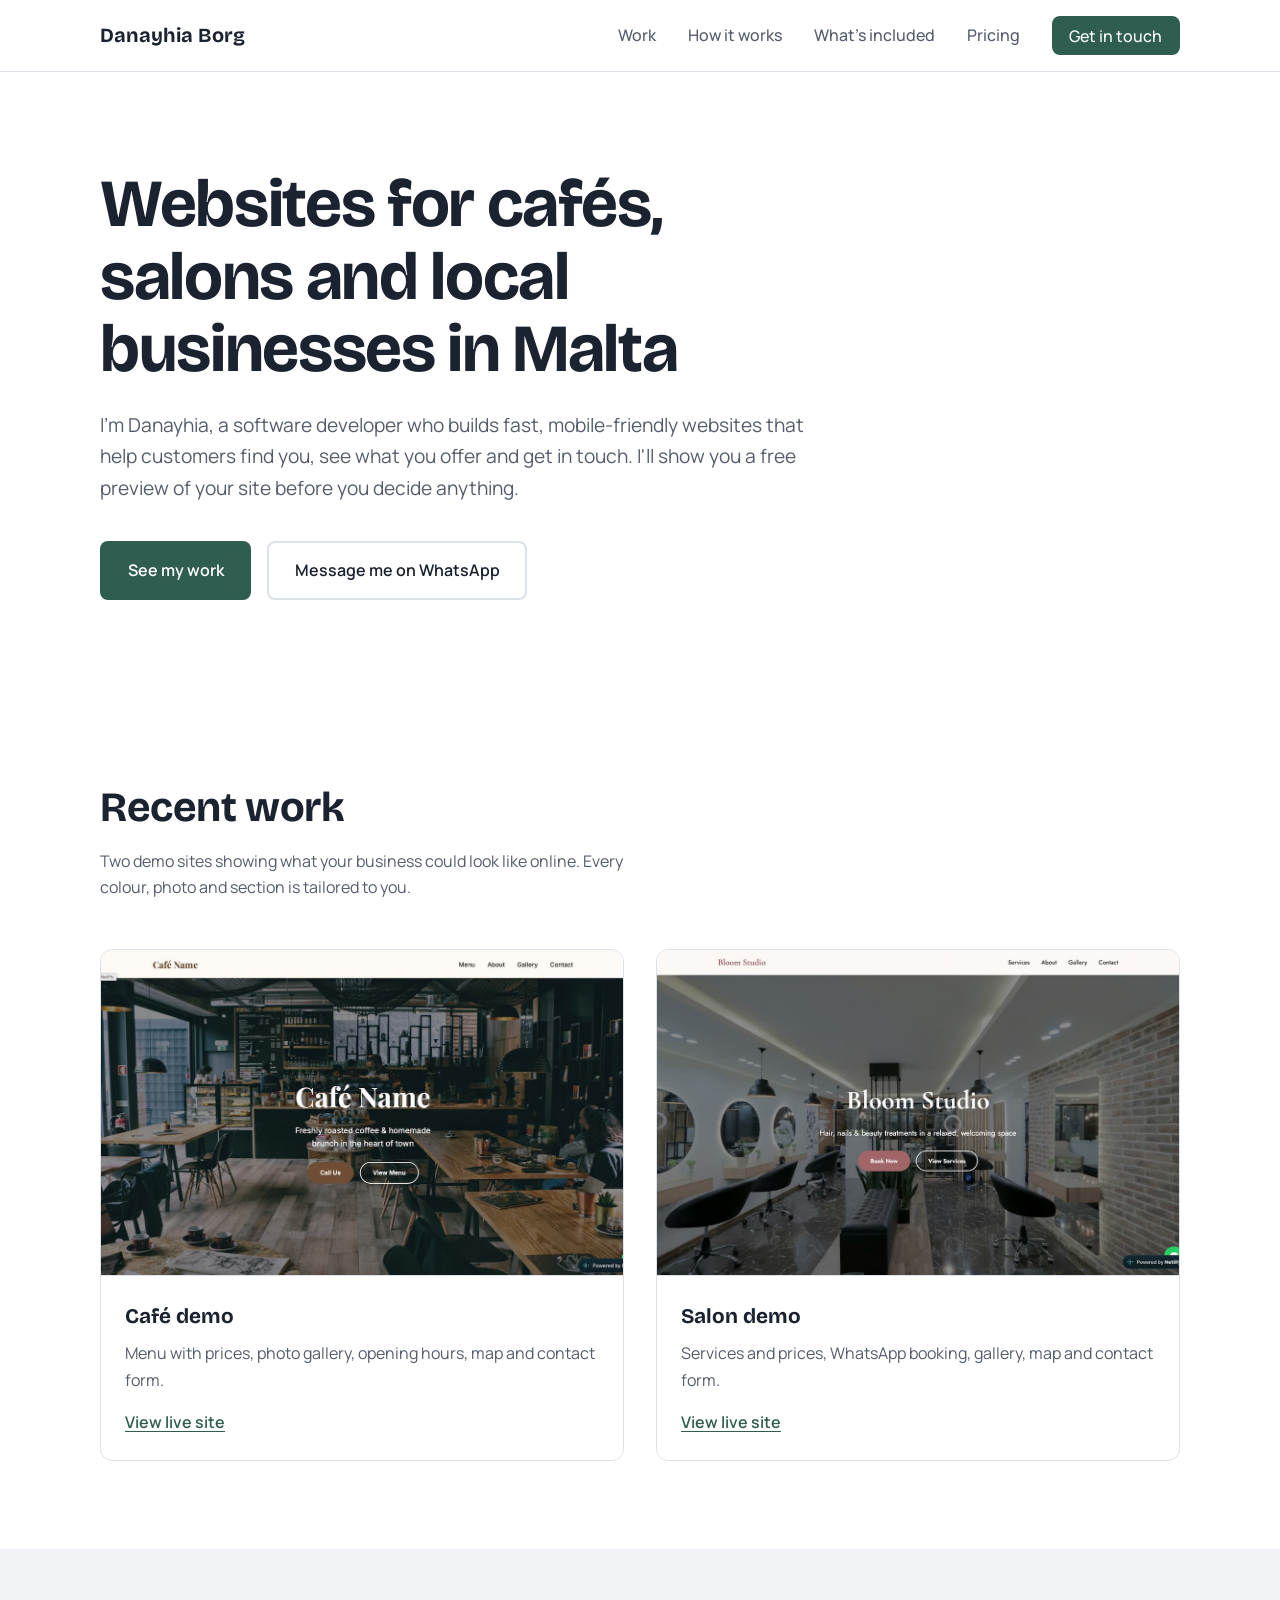
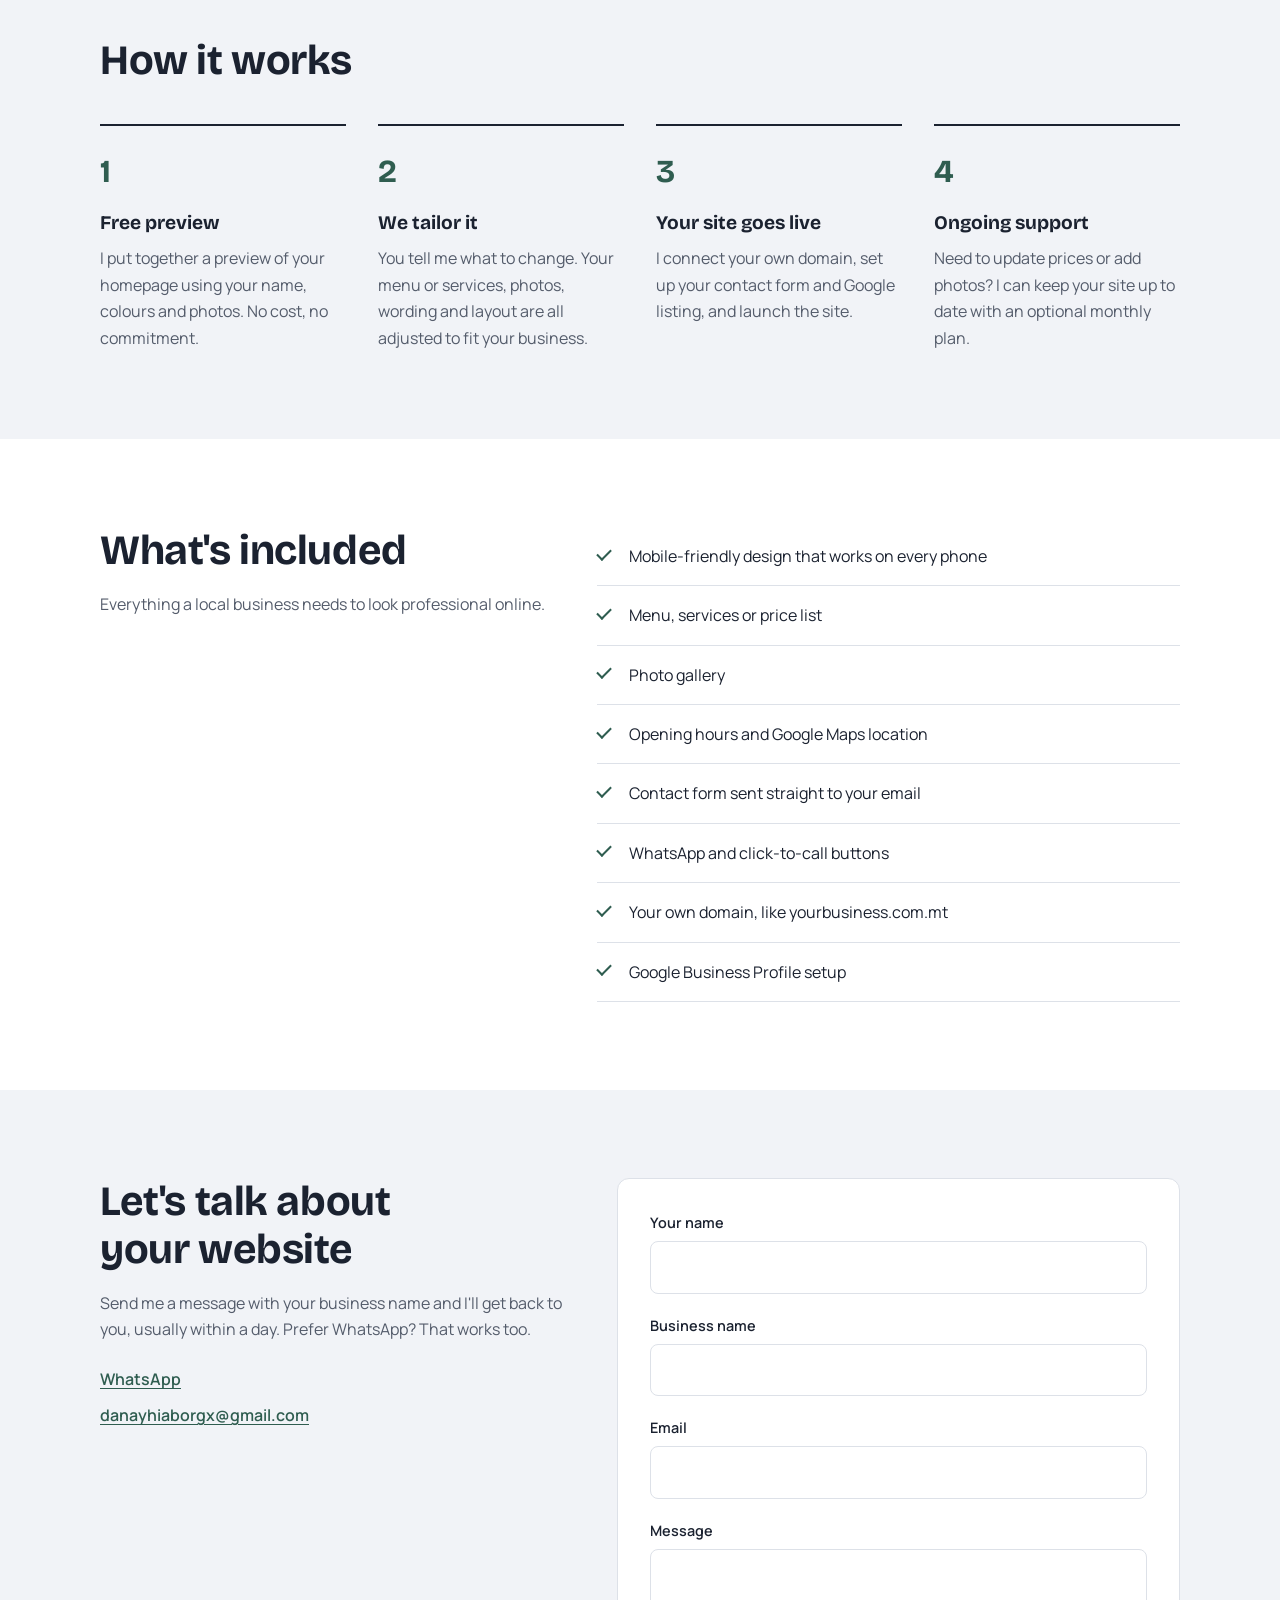
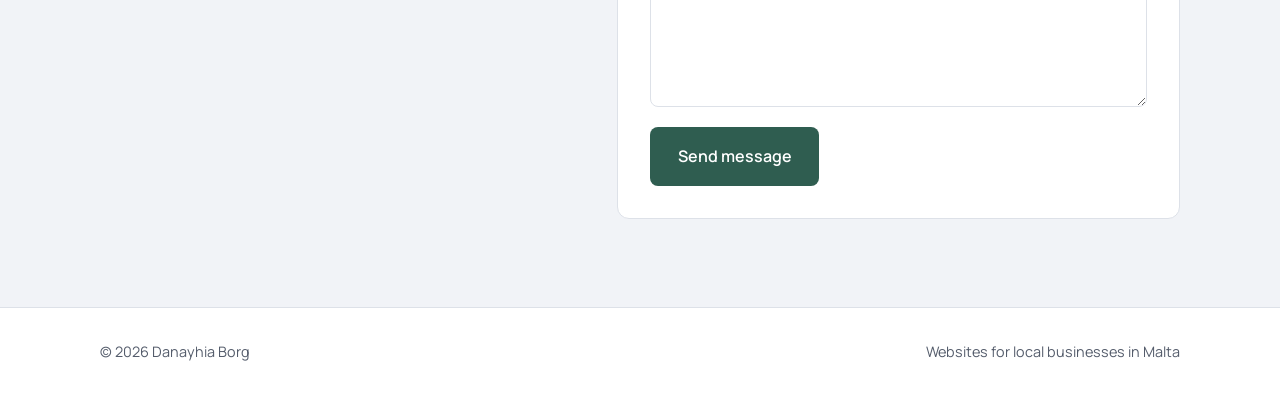
<file: index.html>
<!DOCTYPE html>
<html lang="en">

<head>
    <meta charset="UTF-8">
    <meta name="viewport" content="width=device-width, initial-scale=1.0">
    <title>Danayhia Borg | Websites for Local Businesses in Malta</title>
    <meta name="description" content="I design and build websites for cafés, salons and local businesses in Malta.">

    <link rel="preconnect" href="https://fonts.googleapis.com">
    <link rel="preconnect" href="https://fonts.gstatic.com" crossorigin>
    <link
        href="https://fonts.googleapis.com/css2?family=Bricolage+Grotesque:wght@600;700&family=Manrope:wght@400;500;600&display=swap"
        rel="stylesheet">
    <link rel="stylesheet" href="css/style.css">
</head>

<body>

    <header class="site-header">
        <div class="container header-inner">
            <a href="#" class="logo">Danayhia Borg</a>

            <button class="nav-toggle" aria-label="Open menu" aria-expanded="false">
                <span></span><span></span><span></span>
            </button>

            <nav class="site-nav">
                <ul>
                    <li><a href="#work">Work</a></li>
                    <li><a href="#process">How it works</a></li>
                    <li><a href="#included">What's included</a></li>
                    <li><a href="pricing.html">Pricing</a></li>
                    <li><a href="#contact" class="nav-cta">Get in touch</a></li>
                </ul>
            </nav>
        </div>
    </header>

    <main>

        <!-- ===== Hero ===== -->
        <section class="hero">
            <div class="container">
                <h1>Websites for cafés, salons and local businesses in Malta</h1>
                <p class="hero-text">I'm Danayhia, a software developer who builds fast, mobile-friendly websites that
                    help customers find you, see what you offer and get in touch. I'll show you a free preview of your
                    site before you decide anything.</p>
                <div class="hero-buttons">
                    <a href="#work" class="btn btn-primary">See my work</a>
                    <a href="https://wa.me/35699587318" class="btn btn-secondary" target="_blank" rel="noopener">Message
                        me on WhatsApp</a>
                </div>
            </div>
        </section>

        <!-- ===== Work ===== -->
        <section id="work" class="section">
            <div class="container">
                <h2 class="section-title">Recent work</h2>
                <p class="section-intro">Two demo sites showing what your business could look like online. Every colour,
                    photo and section is tailored to you.</p>

                <div class="work-grid">
                    <a href="https://cafe-demo-danayhia.netlify.app" class="work-card" target="_blank" rel="noopener">
                        <div class="work-image">
                            <img src="images/cafe-demo.png" alt="Homepage of the café demo website" loading="lazy">
                        </div>
                        <div class="work-info">
                            <h3>Café demo</h3>
                            <p>Menu with prices, photo gallery, opening hours, map and contact form.</p>
                            <span class="work-link">View live site</span>
                        </div>
                    </a>

                    <a href="https://salon-demo-danayhia.netlify.app" class="work-card" target="_blank" rel="noopener">
                        <div class="work-image">
                            <img src="images/salon-demo.png" alt="Homepage of the salon demo website" loading="lazy">
                        </div>
                        <div class="work-info">
                            <h3>Salon demo</h3>
                            <p>Services and prices, WhatsApp booking, gallery, map and contact form.</p>
                            <span class="work-link">View live site</span>
                        </div>
                    </a>
                </div>
            </div>
        </section>

        <!-- ===== How it works ===== -->
        <section id="process" class="section section-alt">
            <div class="container">
                <h2 class="section-title">How it works</h2>
                <ol class="steps">
                    <li>
                        <h3>Free preview</h3>
                        <p>I put together a preview of your homepage using your name, colours and photos. No cost, no
                            commitment.</p>
                    </li>
                    <li>
                        <h3>We tailor it</h3>
                        <p>You tell me what to change. Your menu or services, photos, wording and layout are all
                            adjusted to fit your business.</p>
                    </li>
                    <li>
                        <h3>Your site goes live</h3>
                        <p>I connect your own domain, set up your contact form and Google listing, and launch the site.
                        </p>
                    </li>
                    <li>
                        <h3>Ongoing support</h3>
                        <p>Need to update prices or add photos? I can keep your site up to date with an optional monthly
                            plan.</p>
                    </li>
                </ol>
            </div>
        </section>

        <!-- ===== What's included ===== -->
        <section id="included" class="section">
            <div class="container included-grid">
                <div>
                    <h2 class="section-title">What's included</h2>
                    <p class="section-intro">Everything a local business needs to look professional online.</p>
                </div>
                <ul class="included-list">
                    <li>Mobile-friendly design that works on every phone</li>
                    <li>Menu, services or price list</li>
                    <li>Photo gallery</li>
                    <li>Opening hours and Google Maps location</li>
                    <li>Contact form sent straight to your email</li>
                    <li>WhatsApp and click-to-call buttons</li>
                    <li>Your own domain, like yourbusiness.com.mt</li>
                    <li>Google Business Profile setup</li>
                </ul>
            </div>
        </section>

        <!-- ===== Contact ===== -->
        <section id="contact" class="section section-alt">
            <div class="container contact-grid">
                <div class="contact-text">
                    <h2 class="section-title">Let's talk about your website</h2>
                    <p>Send me a message with your business name and I'll get back to you, usually within a day. Prefer
                        WhatsApp? That works too.</p>
                    <ul class="contact-links">
                        <li><a href="https://wa.me/35699587318" target="_blank" rel="noopener">WhatsApp</a></li>
                        <li><a href="mailto:danayhiaborgx@gmail.com">danayhiaborgx@gmail.com</a></li>
                    </ul>
                </div>

                <form class="contact-form" action="https://formspree.io/f/https://formspree.io/f/mljgdgro" method="POST">
                    <label for="name">Your name</label>
                    <input type="text" id="name" name="name" required>

                    <label for="business">Business name</label>
                    <input type="text" id="business" name="business">

                    <label for="email">Email</label>
                    <input type="email" id="email" name="email" required>

                    <label for="message">Message</label>
                    <textarea id="message" name="message" rows="5" required></textarea>

                    <button type="submit" class="btn btn-primary">Send message</button>
                </form>
            </div>
        </section>

    </main>

    <footer class="site-footer">
        <div class="container footer-inner">
            <p>&copy; 2026 Danayhia Borg</p>
            <p>Websites for local businesses in Malta</p>
        </div>
    </footer>

    <script src="js/script.js"></script>
</body>

</html>
</file>
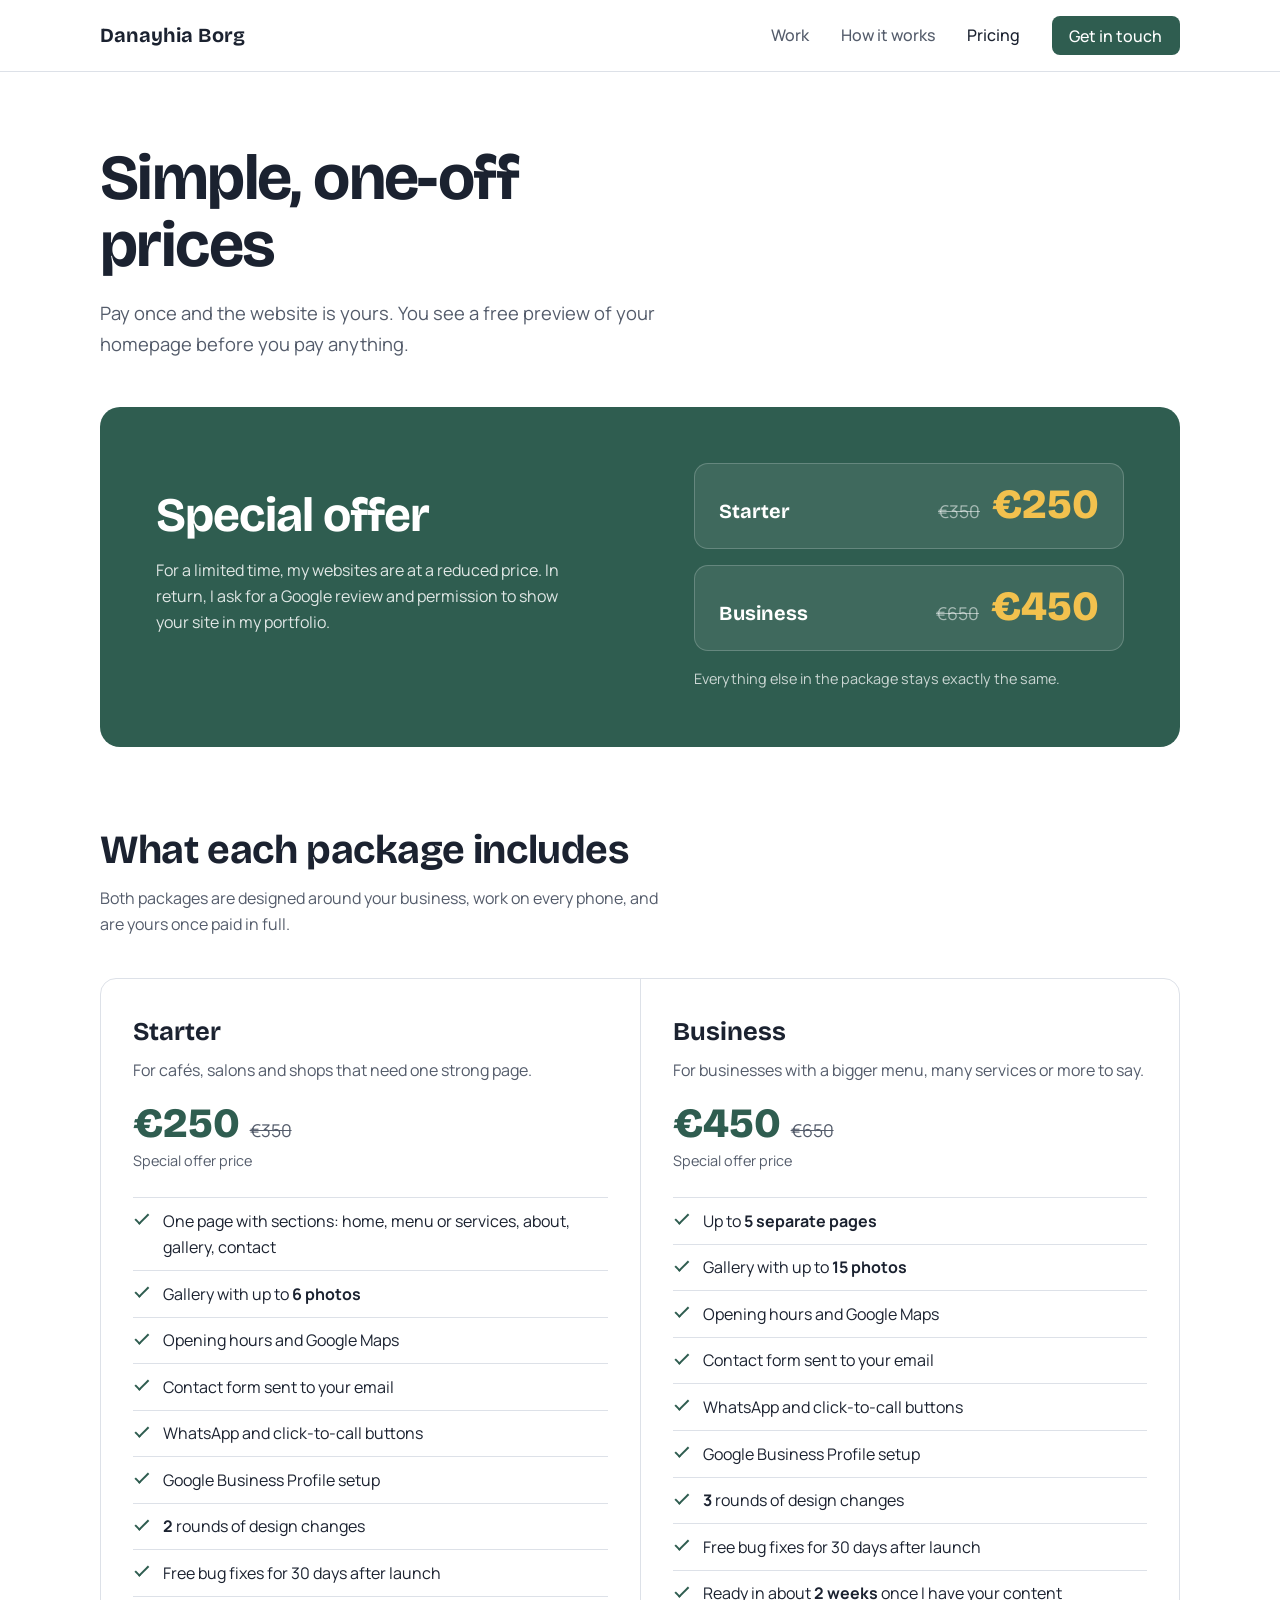
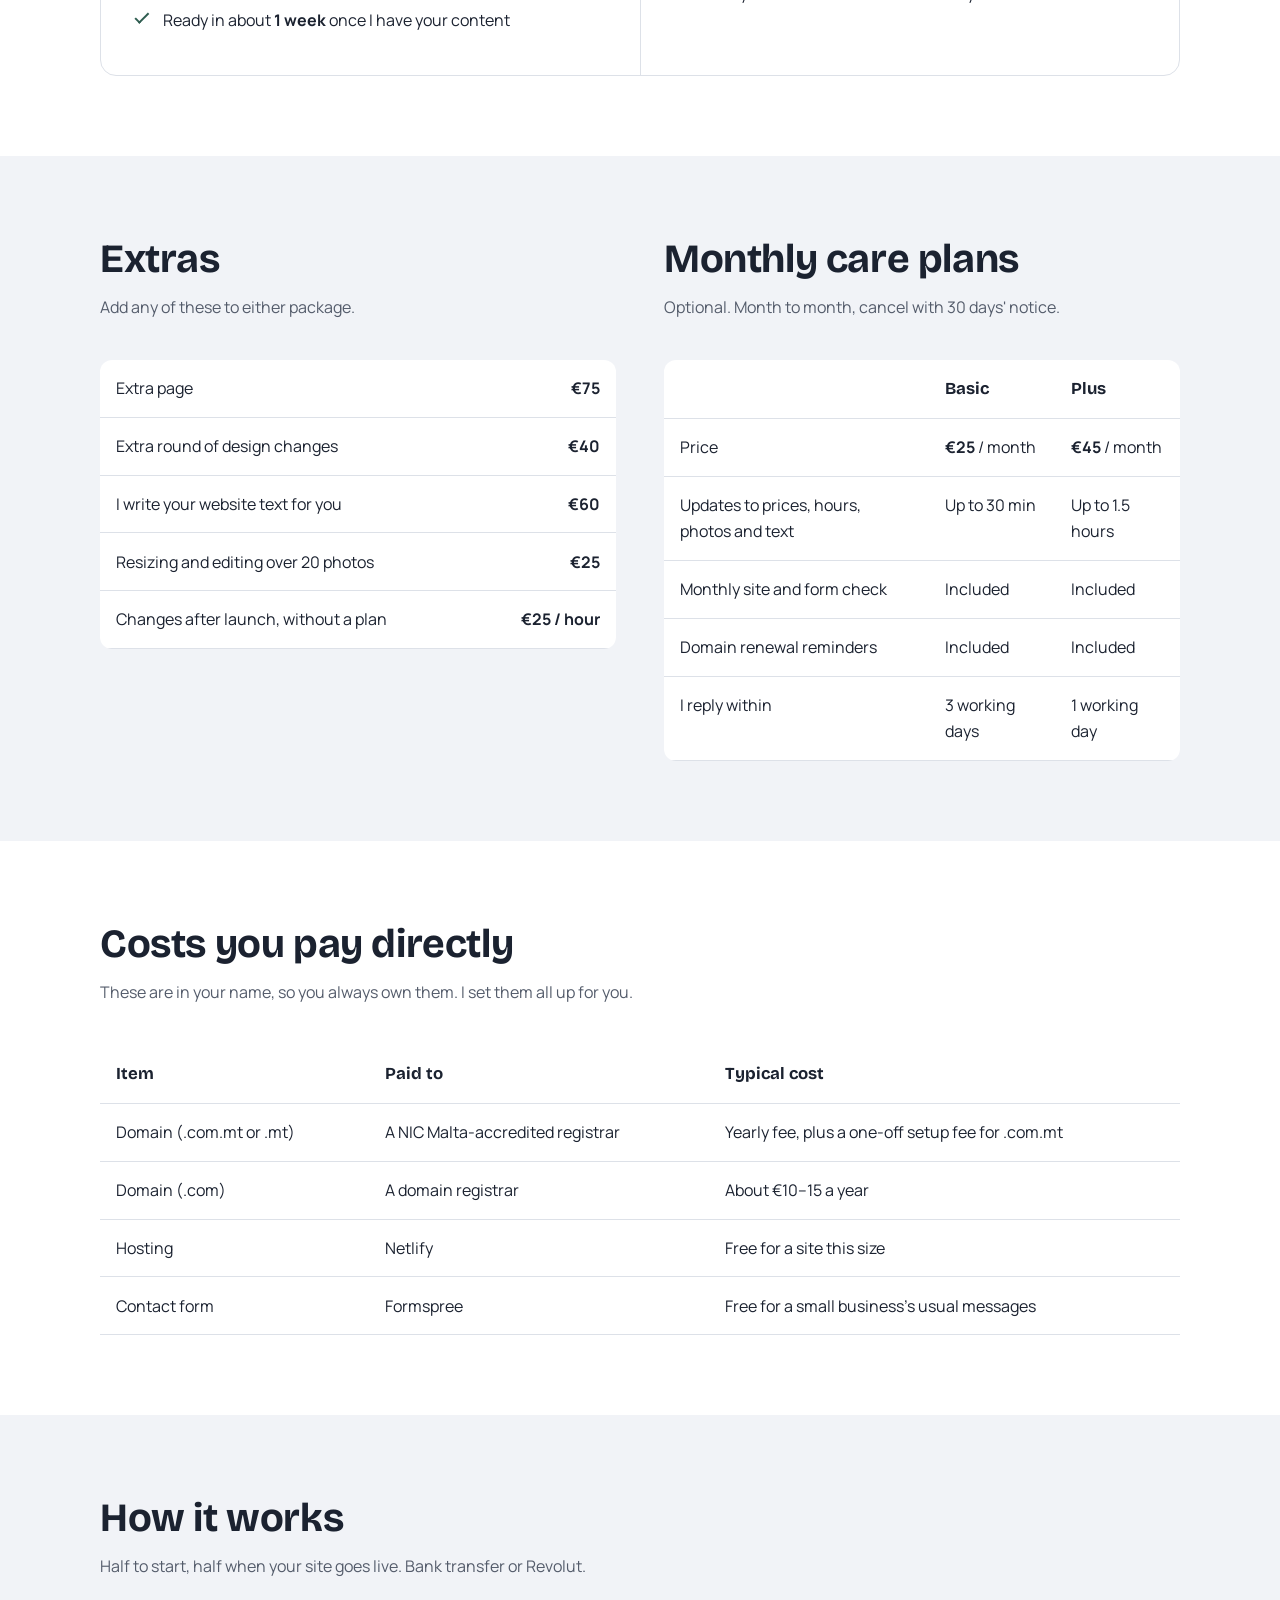
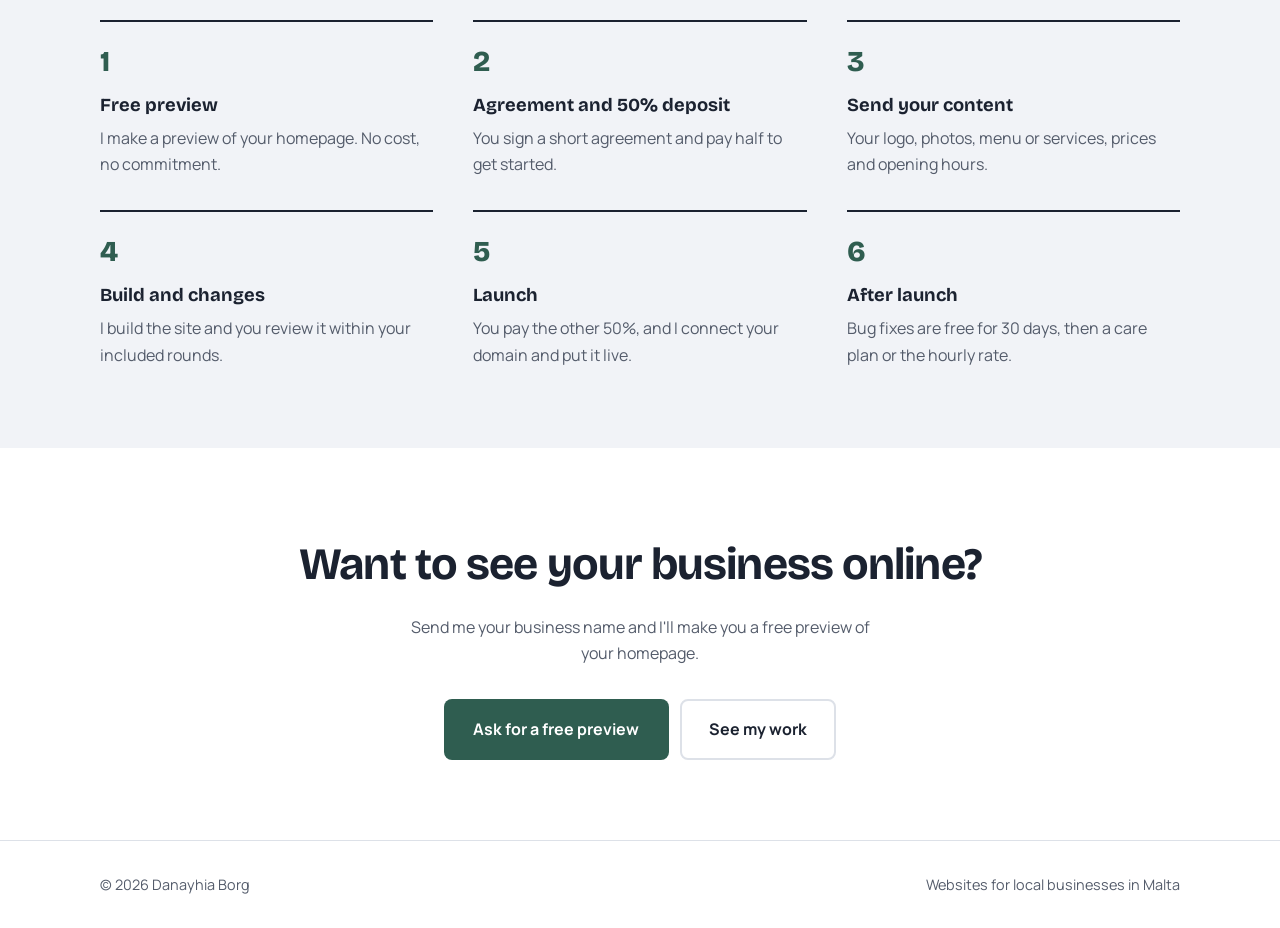
<file: pricing.html>
<!DOCTYPE html>
<html lang="en">
<head>
  <meta charset="UTF-8">
  <meta name="viewport" content="width=device-width, initial-scale=1.0">
  <title>Pricing | Danayhia Borg – Websites for Local Businesses in Malta</title>
  <meta name="description" content="Simple, one-off website prices for cafés, salons and local businesses in Malta. Special offer on now.">

  <link rel="preconnect" href="https://fonts.googleapis.com">
  <link rel="preconnect" href="https://fonts.gstatic.com" crossorigin>
  <link href="https://fonts.googleapis.com/css2?family=Bricolage+Grotesque:opsz,wght@12..96,600;12..96,700;12..96,800&family=Manrope:wght@400;500;600;700&display=swap" rel="stylesheet">

  <style>
    :root {
      --ink: #1b2230;
      --ink-soft: #545c6b;
      --paper: #ffffff;
      --paper-alt: #f1f3f7;
      --accent: #2f5d50;
      --accent-dark: #234840;
      --accent-tint: #e3ede9;
      --gold: #f2c14e;
      --line: #dde1e8;
      --heading-font: 'Bricolage Grotesque', sans-serif;
      --body-font: 'Manrope', sans-serif;
      --header-height: 72px;
    }

    *, *::before, *::after { box-sizing: border-box; margin: 0; padding: 0; }

    html { scroll-behavior: smooth; scroll-padding-top: var(--header-height); }

    body {
      font-family: var(--body-font);
      color: var(--ink);
      background: var(--paper);
      line-height: 1.65;
    }

    a { color: inherit; text-decoration: none; }

    a:focus-visible, button:focus-visible {
      outline: 2px solid var(--accent);
      outline-offset: 3px;
    }

    .container { width: 90%; max-width: 1080px; margin: 0 auto; }

    /* ===== Header (same as portfolio) ===== */
    .site-header {
      position: fixed; top: 0; left: 0; width: 100%;
      height: var(--header-height);
      background: rgba(255, 255, 255, 0.94);
      backdrop-filter: blur(8px);
      border-bottom: 1px solid var(--line);
      z-index: 100;
    }

    .header-inner {
      display: flex; align-items: center; justify-content: space-between;
      height: 100%;
    }

    .logo { font-family: var(--heading-font); font-size: 1.25rem; font-weight: 700; }

    .site-nav ul { list-style: none; display: flex; align-items: center; gap: 2rem; }
    .site-nav a { font-weight: 500; color: var(--ink-soft); transition: color 0.2s; }
    .site-nav a:hover, .site-nav a[aria-current="page"] { color: var(--ink); }

    .site-nav .nav-cta {
      background: var(--accent); color: var(--paper);
      padding: 0.55rem 1.1rem; border-radius: 8px;
    }
    .site-nav .nav-cta:hover { background: var(--accent-dark); color: var(--paper); }

    .nav-toggle { display: none; }

    /* ===== Intro ===== */
    .intro { padding: calc(var(--header-height) + 4.5rem) 0 3rem; }

    .intro h1 {
      font-family: var(--heading-font);
      font-size: clamp(2.4rem, 6vw, 4rem);
      line-height: 1.05;
      letter-spacing: -0.025em;
      max-width: 14ch;
      margin-bottom: 1.25rem;
    }

    .intro p { font-size: 1.15rem; color: var(--ink-soft); max-width: 56ch; }

    /* ===== Launch offer (the one bold element) ===== */
    .launch {
      background: var(--accent);
      color: var(--paper);
      border-radius: 20px;
      padding: clamp(2rem, 5vw, 3.5rem);
      display: grid;
      grid-template-columns: 1.1fr 1fr;
      gap: clamp(2rem, 5vw, 4rem);
      align-items: center;
    }

    .launch h2 {
      font-family: var(--heading-font);
      font-size: clamp(1.9rem, 4.5vw, 3rem);
      line-height: 1.05;
      letter-spacing: -0.02em;
      margin-bottom: 1rem;
    }

    .launch-text p { color: rgba(255, 255, 255, 0.85); max-width: 42ch; margin-bottom: 1.75rem; }

    /* Three spots: add class="spot taken" when a spot is filled */
    .spots { list-style: none; display: flex; gap: 0.75rem; margin-bottom: 0.75rem; }

    .spot {
      width: 64px; height: 64px;
      border-radius: 50%;
      border: 3px solid var(--gold);
      background: var(--gold);
      color: var(--ink);
      display: grid; place-items: center;
      font-family: var(--heading-font);
      font-weight: 800; font-size: 1.4rem;
    }

    .spot.taken {
      background: transparent;
      color: rgba(255, 255, 255, 0.55);
      border-color: rgba(255, 255, 255, 0.35);
      text-decoration: line-through;
    }

    .spots-caption { font-weight: 600; font-size: 0.95rem; }

    .launch-prices { display: grid; gap: 1rem; }

    .launch-price {
      background: rgba(255, 255, 255, 0.08);
      border: 1px solid rgba(255, 255, 255, 0.2);
      border-radius: 14px;
      padding: 1.25rem 1.5rem;
      display: flex; align-items: baseline; justify-content: space-between; gap: 1rem;
      flex-wrap: wrap;
    }

    .launch-price h3 { font-family: var(--heading-font); font-size: 1.25rem; }

    .launch-price .amount { display: flex; align-items: baseline; gap: 0.75rem; }

    .launch-price del { color: rgba(255, 255, 255, 0.55); font-size: 1.1rem; }

    .launch-price strong {
      font-family: var(--heading-font);
      font-size: clamp(2rem, 4vw, 2.6rem);
      font-weight: 800;
      color: var(--gold);
      line-height: 1;
    }

    .launch-note { font-size: 0.9rem; color: rgba(255, 255, 255, 0.75); }

    /* ===== Sections ===== */
    .section { padding: 5rem 0; }
    .section-alt { background: var(--paper-alt); }

    .section-title {
      font-family: var(--heading-font);
      font-size: clamp(1.8rem, 4vw, 2.5rem);
      line-height: 1.15;
      letter-spacing: -0.01em;
      margin-bottom: 0.75rem;
    }

    .section-intro { color: var(--ink-soft); max-width: 56ch; margin-bottom: 2.5rem; }

    /* ===== Packages ===== */
    .packages {
      display: grid;
      grid-template-columns: 1fr 1fr;
      border: 1px solid var(--line);
      border-radius: 16px;
      overflow: hidden;
    }

    .package { padding: 2rem; }
    .package + .package { border-left: 1px solid var(--line); }

    .package h3 { font-family: var(--heading-font); font-size: 1.6rem; margin-bottom: 0.25rem; }

    .package .fit { color: var(--ink-soft); margin-bottom: 1.25rem; }

    .package .price { display: flex; align-items: baseline; gap: 0.6rem; margin-bottom: 0.25rem; }

    .package .price strong {
      font-family: var(--heading-font);
      font-size: 2.6rem; font-weight: 800; line-height: 1;
      color: var(--accent);
    }

    .package .price del { color: var(--ink-soft); font-size: 1.1rem; }

    .package .price-note { font-size: 0.9rem; color: var(--ink-soft); margin-bottom: 1.5rem; }

    .features { list-style: none; }

    .features li {
      position: relative;
      padding: 0.6rem 0 0.6rem 1.9rem;
      border-top: 1px solid var(--line);
    }

    .features li::before {
      content: "";
      position: absolute; left: 0.1rem; top: 1rem;
      width: 0.85rem; height: 0.45rem;
      border-left: 2px solid var(--accent);
      border-bottom: 2px solid var(--accent);
      transform: rotate(-45deg);
    }

    .features li strong { font-weight: 700; }

    /* ===== Tables (extras, plans, costs) ===== */
    .table-wrap { overflow-x: auto; }

    table { width: 100%; border-collapse: collapse; }

    th, td { text-align: left; padding: 0.95rem 1rem; border-bottom: 1px solid var(--line); vertical-align: top; }

    th { font-family: var(--heading-font); font-size: 1.05rem; }

    td.num, th.num { text-align: right; white-space: nowrap; font-weight: 700; }

    .section-alt table { background: var(--paper); border-radius: 12px; overflow: hidden; }

    .two-col { display: grid; grid-template-columns: 1fr 1fr; gap: 3rem; }
    .two-col > div, .launch > div, .package { min-width: 0; }

    /* ===== Steps (a real sequence) ===== */
    .steps {
      list-style: none;
      counter-reset: step;
      display: grid;
      grid-template-columns: repeat(3, 1fr);
      gap: 2rem 2.5rem;
    }

    .steps li { counter-increment: step; border-top: 2px solid var(--ink); padding-top: 1rem; }

    .steps li::before {
      content: counter(step);
      display: block;
      font-family: var(--heading-font);
      font-size: 1.8rem; font-weight: 800;
      color: var(--accent);
      margin-bottom: 0.3rem;
    }

    .steps h3 { font-family: var(--heading-font); font-size: 1.15rem; margin-bottom: 0.3rem; }
    .steps p { color: var(--ink-soft); }

    /* ===== Call to action ===== */
    .cta { text-align: center; padding: 5rem 0; }

    .cta h2 {
      font-family: var(--heading-font);
      font-size: clamp(1.9rem, 4.5vw, 2.8rem);
      letter-spacing: -0.02em;
      margin-bottom: 0.75rem;
    }

    .cta p { color: var(--ink-soft); margin: 0 auto 2rem; max-width: 48ch; }

    .btn {
      display: inline-block;
      font-weight: 700;
      padding: 0.95rem 1.7rem;
      border-radius: 8px;
      border: 2px solid transparent;
      transition: background 0.2s, border-color 0.2s;
    }

    .btn-primary { background: var(--accent); color: var(--paper); }
    .btn-primary:hover { background: var(--accent-dark); }
    .btn-secondary { border-color: var(--line); margin-left: 0.5rem; }
    .btn-secondary:hover { border-color: var(--ink); }

    /* ===== Footer ===== */
    .site-footer { border-top: 1px solid var(--line); padding: 2rem 0; font-size: 0.9rem; color: var(--ink-soft); }
    .footer-inner { display: flex; justify-content: space-between; flex-wrap: wrap; gap: 1rem; }

    /* ===== Mobile ===== */
    @media (max-width: 860px) {
      .launch, .two-col { grid-template-columns: 1fr; }
      .packages { grid-template-columns: 1fr; }
      .package + .package { border-left: none; border-top: 1px solid var(--line); }
      .steps { grid-template-columns: 1fr 1fr; }
    }

    @media (max-width: 768px) {
      .nav-toggle {
        display: flex; flex-direction: column; gap: 5px;
        background: none; border: none; cursor: pointer;
      }
      .nav-toggle span { width: 25px; height: 3px; background: var(--ink); border-radius: 2px; }

      .site-nav {
        position: absolute; top: var(--header-height); left: 0; width: 100%;
        background: var(--paper);
        max-height: 0; overflow: hidden;
        transition: max-height 0.3s ease;
        border-bottom: 1px solid var(--line);
      }
      .site-nav.open { max-height: 320px; }
      .site-nav ul { flex-direction: column; gap: 0; padding: 1rem 0; text-align: center; }
      .site-nav a { display: block; padding: 0.75rem; }
      .site-nav .nav-cta { display: inline-block; margin-top: 0.5rem; }

      .section, .cta { padding: 3.5rem 0; }
      .intro { padding-top: calc(var(--header-height) + 3rem); }
      .spot { width: 54px; height: 54px; font-size: 1.2rem; }
      .btn-secondary { margin: 0.75rem 0 0; }
    }

    @media (max-width: 520px) {
      .steps { grid-template-columns: 1fr; }
    }

    @media (prefers-reduced-motion: reduce) {
      html { scroll-behavior: auto; }
      * { transition: none !important; }
    }
  </style>
</head>
<body>

  <header class="site-header">
    <div class="container header-inner">
      <a href="index.html" class="logo">Danayhia Borg</a>

      <button class="nav-toggle" aria-label="Open menu" aria-expanded="false">
        <span></span><span></span><span></span>
      </button>

      <nav class="site-nav">
        <ul>
          <li><a href="index.html#work">Work</a></li>
          <li><a href="index.html#process">How it works</a></li>
          <li><a href="pricing.html" aria-current="page">Pricing</a></li>
          <li><a href="index.html#contact" class="nav-cta">Get in touch</a></li>
        </ul>
      </nav>
    </div>
  </header>

  <main>

    <!-- ===== Intro ===== -->
    <section class="intro">
      <div class="container">
        <h1>Simple, one-off prices</h1>
        <p>Pay once and the website is yours. You see a free preview of your homepage before you pay anything.</p>
      </div>
    </section>

    <!-- ===== Launch offer ===== -->
    <section aria-labelledby="launch-title">
      <div class="container">
        <div class="launch">
          <div class="launch-text">
            <h2 id="launch-title">Special offer</h2>
            <p>For a limited time, my websites are at a reduced price. In return, I ask for a Google review and permission to show your site in my portfolio.</p>
          </div>

          <div class="launch-prices">
            <div class="launch-price">
              <h3>Starter</h3>
              <div class="amount">
                <del>€350</del>
                <strong>€250</strong>
              </div>
            </div>
            <div class="launch-price">
              <h3>Business</h3>
              <div class="amount">
                <del>€650</del>
                <strong>€450</strong>
              </div>
            </div>
            <p class="launch-note">Everything else in the package stays exactly the same.</p>
          </div>
        </div>
      </div>
    </section>

    <!-- ===== Packages ===== -->
    <section class="section" aria-labelledby="packages-title">
      <div class="container">
        <h2 class="section-title" id="packages-title">What each package includes</h2>
        <p class="section-intro">Both packages are designed around your business, work on every phone, and are yours once paid in full.</p>

        <div class="packages">
          <div class="package">
            <h3>Starter</h3>
            <p class="fit">For cafés, salons and shops that need one strong page.</p>
            <div class="price"><strong>€250</strong><del>€350</del></div>
            <p class="price-note">Special offer price</p>
            <ul class="features">
              <li>One page with sections: home, menu or services, about, gallery, contact</li>
              <li>Gallery with up to <strong>6 photos</strong></li>
              <li>Opening hours and Google Maps</li>
              <li>Contact form sent to your email</li>
              <li>WhatsApp and click-to-call buttons</li>
              <li>Google Business Profile setup</li>
              <li><strong>2</strong> rounds of design changes</li>
              <li>Free bug fixes for 30 days after launch</li>
              <li>Ready in about <strong>1 week</strong> once I have your content</li>
            </ul>
          </div>

          <div class="package">
            <h3>Business</h3>
            <p class="fit">For businesses with a bigger menu, many services or more to say.</p>
            <div class="price"><strong>€450</strong><del>€650</del></div>
            <p class="price-note">Special offer price</p>
            <ul class="features">
              <li>Up to <strong>5 separate pages</strong></li>
              <li>Gallery with up to <strong>15 photos</strong></li>
              <li>Opening hours and Google Maps</li>
              <li>Contact form sent to your email</li>
              <li>WhatsApp and click-to-call buttons</li>
              <li>Google Business Profile setup</li>
              <li><strong>3</strong> rounds of design changes</li>
              <li>Free bug fixes for 30 days after launch</li>
              <li>Ready in about <strong>2 weeks</strong> once I have your content</li>
            </ul>
          </div>
        </div>
      </div>
    </section>

    <!-- ===== Extras & plans ===== -->
    <section class="section section-alt" aria-labelledby="extras-title">
      <div class="container two-col">
        <div>
          <h2 class="section-title" id="extras-title">Extras</h2>
          <p class="section-intro">Add any of these to either package.</p>
          <div class="table-wrap">
            <table>
              <tbody>
                <tr><td>Extra page</td><td class="num">€75</td></tr>
                <tr><td>Extra round of design changes</td><td class="num">€40</td></tr>
                <tr><td>I write your website text for you</td><td class="num">€60</td></tr>
                <tr><td>Resizing and editing over 20 photos</td><td class="num">€25</td></tr>
                <tr><td>Changes after launch, without a plan</td><td class="num">€25 / hour</td></tr>
              </tbody>
            </table>
          </div>
        </div>

        <div>
          <h2 class="section-title">Monthly care plans</h2>
          <p class="section-intro">Optional. Month to month, cancel with 30 days' notice.</p>
          <div class="table-wrap">
            <table>
              <thead>
                <tr><th></th><th>Basic</th><th>Plus</th></tr>
              </thead>
              <tbody>
                <tr><td>Price</td><td><strong>€25</strong> / month</td><td><strong>€45</strong> / month</td></tr>
                <tr><td>Updates to prices, hours, photos and text</td><td>Up to 30 min</td><td>Up to 1.5 hours</td></tr>
                <tr><td>Monthly site and form check</td><td>Included</td><td>Included</td></tr>
                <tr><td>Domain renewal reminders</td><td>Included</td><td>Included</td></tr>
                <tr><td>I reply within</td><td>3 working days</td><td>1 working day</td></tr>
              </tbody>
            </table>
          </div>
        </div>
      </div>
    </section>

    <!-- ===== Costs paid directly ===== -->
    <section class="section" aria-labelledby="costs-title">
      <div class="container">
        <h2 class="section-title" id="costs-title">Costs you pay directly</h2>
        <p class="section-intro">These are in your name, so you always own them. I set them all up for you.</p>
        <div class="table-wrap">
          <table>
            <thead>
              <tr><th>Item</th><th>Paid to</th><th>Typical cost</th></tr>
            </thead>
            <tbody>
              <tr><td>Domain (.com.mt or .mt)</td><td>A NIC Malta-accredited registrar</td><td>Yearly fee, plus a one-off setup fee for .com.mt</td></tr>
              <tr><td>Domain (.com)</td><td>A domain registrar</td><td>About €10–15 a year</td></tr>
              <tr><td>Hosting</td><td>Netlify</td><td>Free for a site this size</td></tr>
              <tr><td>Contact form</td><td>Formspree</td><td>Free for a small business's usual messages</td></tr>
            </tbody>
          </table>
        </div>
      </div>
    </section>

    <!-- ===== How payment works ===== -->
    <section class="section section-alt" aria-labelledby="steps-title">
      <div class="container">
        <h2 class="section-title" id="steps-title">How it works</h2>
        <p class="section-intro">Half to start, half when your site goes live. Bank transfer or Revolut.</p>
        <ol class="steps">
          <li>
            <h3>Free preview</h3>
            <p>I make a preview of your homepage. No cost, no commitment.</p>
          </li>
          <li>
            <h3>Agreement and 50% deposit</h3>
            <p>You sign a short agreement and pay half to get started.</p>
          </li>
          <li>
            <h3>Send your content</h3>
            <p>Your logo, photos, menu or services, prices and opening hours.</p>
          </li>
          <li>
            <h3>Build and changes</h3>
            <p>I build the site and you review it within your included rounds.</p>
          </li>
          <li>
            <h3>Launch</h3>
            <p>You pay the other 50%, and I connect your domain and put it live.</p>
          </li>
          <li>
            <h3>After launch</h3>
            <p>Bug fixes are free for 30 days, then a care plan or the hourly rate.</p>
          </li>
        </ol>
      </div>
    </section>

    <!-- ===== Call to action ===== -->
    <section class="cta">
      <div class="container">
        <h2>Want to see your business online?</h2>
        <p>Send me your business name and I'll make you a free preview of your homepage.</p>
        <a href="index.html#contact" class="btn btn-primary">Ask for a free preview</a>
        <a href="index.html#work" class="btn btn-secondary">See my work</a>
      </div>
    </section>

  </main>

  <footer class="site-footer">
    <div class="container footer-inner">
      <p>&copy; 2026 Danayhia Borg</p>
      <p>Websites for local businesses in Malta</p>
    </div>
  </footer>

  <script src="js/script.js"></script>
</body>
</html>
</file>
<file: css/style.css>
/* ===== Theme ===== */
:root {
    --ink: #1b2230;
    --ink-soft: #545c6b;
    --paper: #ffffff;
    --paper-alt: #f1f3f7;
    --accent: #2f5d50;
    --accent-dark: #234840;
    --line: #dde1e8;
    --heading-font: 'Bricolage Grotesque', sans-serif;
    --body-font: 'Manrope', sans-serif;
    --header-height: 72px;
}

/* ===== Reset & base ===== */
*,
*::before,
*::after {
    box-sizing: border-box;
    margin: 0;
    padding: 0;
}

html {
    scroll-behavior: smooth;
    scroll-padding-top: var(--header-height);
}

body {
    font-family: var(--body-font);
    color: var(--ink);
    background: var(--paper);
    line-height: 1.65;
}

img {
    max-width: 100%;
    display: block;
}

a {
    color: inherit;
    text-decoration: none;
}

a:focus-visible,
button:focus-visible {
    outline: 2px solid var(--accent);
    outline-offset: 3px;
}

.container {
    width: 90%;
    max-width: 1080px;
    margin: 0 auto;
}

/* ===== Header ===== */
.site-header {
    position: fixed;
    top: 0;
    left: 0;
    width: 100%;
    height: var(--header-height);
    background: rgba(255, 255, 255, 0.92);
    backdrop-filter: blur(8px);
    border-bottom: 1px solid var(--line);
    z-index: 100;
}

.header-inner {
    display: flex;
    align-items: center;
    justify-content: space-between;
    height: 100%;
}

.logo {
    font-family: var(--heading-font);
    font-size: 1.25rem;
    font-weight: 700;
}

.site-nav ul {
    list-style: none;
    display: flex;
    align-items: center;
    gap: 2rem;
}

.site-nav a {
    font-weight: 500;
    color: var(--ink-soft);
    transition: color 0.2s;
}

.site-nav a:hover {
    color: var(--ink);
}

.site-nav .nav-cta {
    background: var(--accent);
    color: var(--paper);
    padding: 0.55rem 1.1rem;
    border-radius: 8px;
}

.site-nav .nav-cta:hover {
    background: var(--accent-dark);
    color: var(--paper);
}

.nav-toggle {
    display: none;
}

/* ===== Hero ===== */
.hero {
    padding: calc(var(--header-height) + 6rem) 0 6rem;
}

.hero h1 {
    font-family: var(--heading-font);
    font-size: clamp(2.4rem, 6vw, 4.2rem);
    line-height: 1.08;
    letter-spacing: -0.02em;
    max-width: 16ch;
    margin-bottom: 1.5rem;
    text-wrap: balance;
}

.hero-text {
    font-size: clamp(1.05rem, 2vw, 1.2rem);
    color: var(--ink-soft);
    max-width: 60ch;
    margin-bottom: 2.25rem;
}

.hero-buttons {
    display: flex;
    flex-wrap: wrap;
    gap: 1rem;
}

/* ===== Buttons ===== */
.btn {
    display: inline-block;
    font: inherit;
    font-weight: 600;
    padding: 0.9rem 1.6rem;
    border-radius: 8px;
    border: 2px solid transparent;
    cursor: pointer;
    transition: background 0.2s, border-color 0.2s;
}

.btn-primary {
    background: var(--accent);
    color: var(--paper);
}

.btn-primary:hover {
    background: var(--accent-dark);
}

.btn-secondary {
    border-color: var(--line);
    color: var(--ink);
}

.btn-secondary:hover {
    border-color: var(--ink);
}

/* ===== Sections ===== */
.section {
    padding: 5.5rem 0;
}

.section-alt {
    background: var(--paper-alt);
}

.section-title {
    font-family: var(--heading-font);
    font-size: clamp(1.9rem, 4vw, 2.6rem);
    line-height: 1.15;
    letter-spacing: -0.01em;
    margin-bottom: 1rem;
    text-wrap: balance;
}

.section-intro {
    color: var(--ink-soft);
    max-width: 55ch;
    margin-bottom: 3rem;
}

/* ===== Work ===== */
.work-grid {
    display: grid;
    grid-template-columns: repeat(auto-fit, minmax(300px, 1fr));
    gap: 2rem;
}

.work-card {
    display: block;
    background: var(--paper);
    border: 1px solid var(--line);
    border-radius: 12px;
    overflow: hidden;
    transition: border-color 0.2s;
}

.work-card:hover {
    border-color: var(--ink);
}

.work-image {
    aspect-ratio: 16 / 10;
    overflow: hidden;
    border-bottom: 1px solid var(--line);
}

.work-image img {
    width: 100%;
    height: 100%;
    object-fit: cover;
    object-position: top;
}

.work-info {
    padding: 1.5rem;
}

.work-info h3 {
    font-family: var(--heading-font);
    font-size: 1.3rem;
    margin-bottom: 0.4rem;
}

.work-info p {
    color: var(--ink-soft);
    margin-bottom: 1rem;
}

.work-link {
    font-weight: 600;
    color: var(--accent);
    text-decoration: underline;
    text-underline-offset: 3px;
}

/* ===== How it works ===== */
.steps {
    list-style: none;
    counter-reset: step;
    display: grid;
    grid-template-columns: repeat(auto-fit, minmax(220px, 1fr));
    gap: 2rem;
    margin-top: 2.5rem;
}

.steps li {
    counter-increment: step;
    border-top: 2px solid var(--ink);
    padding-top: 1.25rem;
}

.steps li::before {
    content: counter(step);
    display: block;
    font-family: var(--heading-font);
    font-size: 2rem;
    font-weight: 700;
    color: var(--accent);
    margin-bottom: 0.5rem;
}

.steps h3 {
    font-family: var(--heading-font);
    font-size: 1.2rem;
    margin-bottom: 0.4rem;
}

.steps p {
    color: var(--ink-soft);
}

/* ===== What's included ===== */
.included-grid {
    display: grid;
    grid-template-columns: 1fr 1.3fr;
    gap: 3rem;
    align-items: start;
}

.included-list {
    list-style: none;
}

.included-list li {
    position: relative;
    padding: 1rem 0 1rem 2rem;
    border-bottom: 1px solid var(--line);
}

.included-list li::before {
    content: "";
    position: absolute;
    left: 0;
    top: 1.35rem;
    width: 0.9rem;
    height: 0.5rem;
    border-left: 2px solid var(--accent);
    border-bottom: 2px solid var(--accent);
    transform: rotate(-45deg);
}

/* ===== Contact ===== */
.contact-grid {
    display: grid;
    grid-template-columns: 1fr 1.2fr;
    gap: 3rem;
    align-items: start;
}

.contact-text p {
    color: var(--ink-soft);
    margin-bottom: 1.5rem;
}

.contact-links {
    list-style: none;
    display: grid;
    gap: 0.6rem;
}

.contact-links a {
    font-weight: 600;
    color: var(--accent);
    text-decoration: underline;
    text-underline-offset: 3px;
}

.contact-form {
    display: flex;
    flex-direction: column;
    background: var(--paper);
    border: 1px solid var(--line);
    border-radius: 12px;
    padding: 2rem;
}

.contact-form label {
    font-weight: 600;
    font-size: 0.9rem;
    margin-bottom: 0.4rem;
}

.contact-form input,
.contact-form textarea {
    font: inherit;
    padding: 0.75rem 1rem;
    margin-bottom: 1.25rem;
    border: 1px solid var(--line);
    border-radius: 8px;
    color: var(--ink);
    background: var(--paper);
}

.contact-form input:focus,
.contact-form textarea:focus {
    outline: none;
    border-color: var(--accent);
    box-shadow: 0 0 0 3px color-mix(in srgb, var(--accent) 20%, transparent);
}

.contact-form textarea {
    resize: vertical;
}

.contact-form button {
    align-self: flex-start;
}

/* ===== Footer ===== */
.site-footer {
    border-top: 1px solid var(--line);
    padding: 2rem 0;
    font-size: 0.9rem;
    color: var(--ink-soft);
}

.footer-inner {
    display: flex;
    justify-content: space-between;
    flex-wrap: wrap;
    gap: 1rem;
}

/* ===== Mobile ===== */
@media (max-width: 768px) {
    .nav-toggle {
        display: flex;
        flex-direction: column;
        gap: 5px;
        background: none;
        border: none;
        cursor: pointer;
    }

    .nav-toggle span {
        width: 25px;
        height: 3px;
        background: var(--ink);
        border-radius: 2px;
    }

    .site-nav {
        position: absolute;
        top: var(--header-height);
        left: 0;
        width: 100%;
        background: var(--paper);
        max-height: 0;
        overflow: hidden;
        transition: max-height 0.3s ease;
        border-bottom: 1px solid var(--line);
    }

    .site-nav.open {
        max-height: 320px;
    }

    .site-nav ul {
        flex-direction: column;
        gap: 0;
        padding: 1rem 0;
        text-align: center;
    }

    .site-nav a {
        display: block;
        padding: 0.75rem;
    }

    .site-nav .nav-cta {
        display: inline-block;
        margin-top: 0.5rem;
    }

    .hero {
        padding: calc(var(--header-height) + 3.5rem) 0 4rem;
    }

    .section {
        padding: 4rem 0;
    }

    .included-grid,
    .contact-grid {
        grid-template-columns: 1fr;
        gap: 1.5rem;
    }
}
</file>
